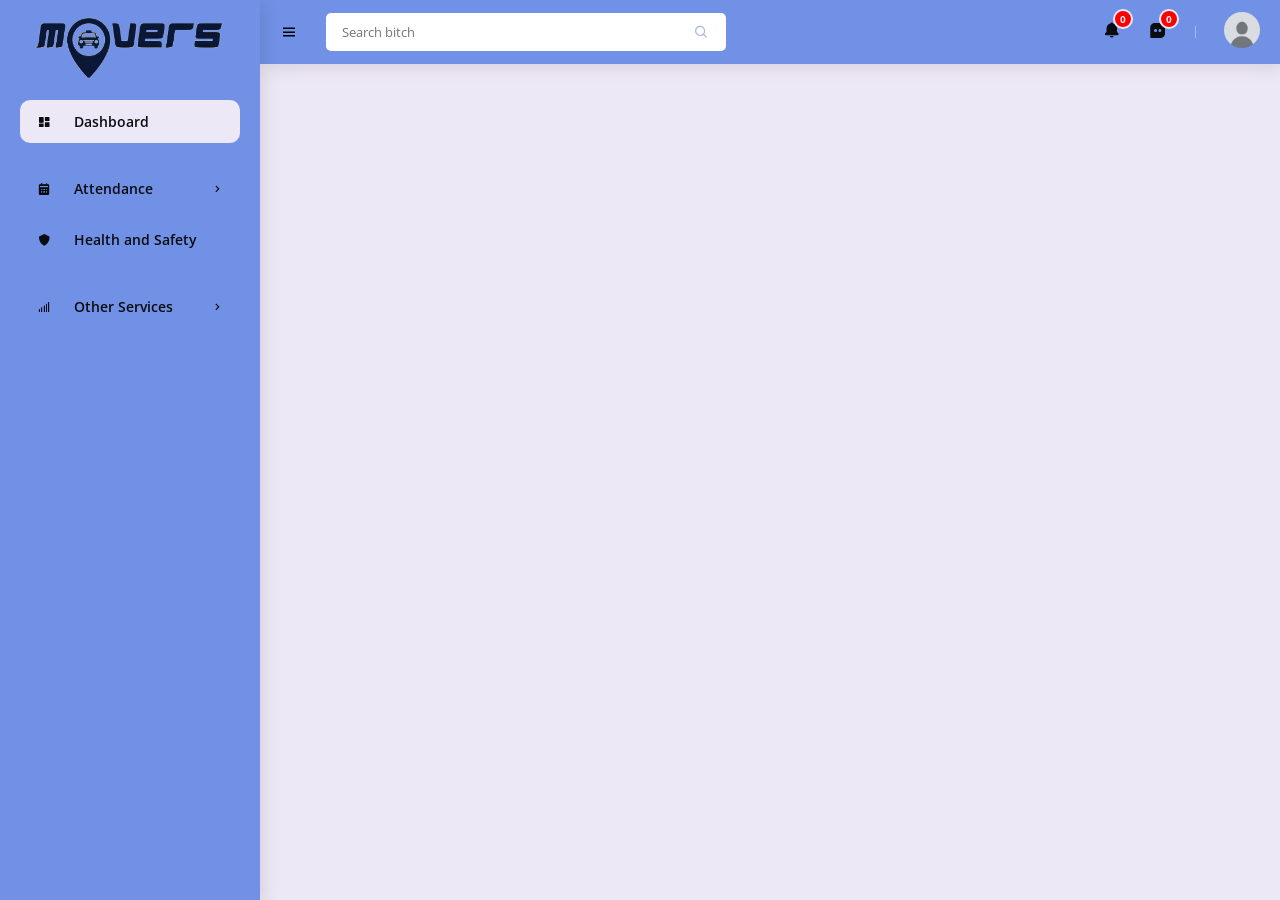
<file: h3dashboard.html>
<!DOCTYPE html>
<html lang="en">
<head>
    <meta charset="UTF-8">
    <meta name="viewport" content="width=device-width, initial-scale=1.0">
    <link href='https://unpkg.com/boxicons@2.1.4/css/boxicons.min.css' rel='stylesheet'>
    <link rel="stylesheet" href="h3style.css">
    <title>Dashboard</title>
</head>
<body>
    <!-- Sidebar -->
    <section id="h3sidebar">
         <a href="#" class="h3logo"><img src="images/logo.png" alt class="h3logo-img"></a>
        <ul class="h3side-menu">
            <li><a href="#" class="h3side-active"><i class='bx bxs-dashboard h3icon'></i> Dashboard</a></li>
            <li class="h3side-divider">Main</li> 
                <li>
                    <a href="#"><i class='bx bxs-calendar h3icon'></i> Attendance <i class='bx bx-chevron-right h3icon-right' ></i></a>
                    <ul class="h3side-dropdown">
                        <li><a href="#">Time IN/OUT</a></li>
                        <li><a href="#">Timesheet</a></li>
                        <li><a href="#">Leave Request</a></li>
                    </ul>
                </li> 
            <li><a href="#"><i class='bx bxs-shield h3icon' ></i> Health and Safety</a></li>
            <li class="h3side-divider">OTHER</li>
            <li>
                <a href="#"><i class='bx bx-signal-5 h3icon'></i> Other Services <i class='bx bx-chevron-right h3icon-right' ></i></a>
                <ul class="h3side-dropdown">
                    <li><a href="#">CORE</a></li>
                    <li><a href="#">HR1</a></li>
                    <li><a href="#">HR2</a></li>
                    <li><a href="#">HR3</a></li>
                    <li><a href="#">HR4</a></li>
                </ul>
            </li> 
        </ul>
    </section>
    <!-- Sidebar -->


    <!--NavBar-->
    <section id="h3content">
        <nav>
            <i class='bx bx-menu h3toggle-sidebar'></i>
            <form action="#">
                <div class="h3form-group">
                    <input type="text"  placeholder="Search bitch">
                    <i class='bx bx-search h3nav-icon' ></i>
                </div>
            </form>
            <a href="#" class="h3nav-link">
                <i class='bx bxs-bell h3nav-icon' ></i>
                <span class="h3badge">0</span>
            </a>
            <a href="#" class="h3nav-link">
                <i class='bx bxs-message-square-dots h3nav-icon' ></i>
                <span class="h3badge">0</span>
            </a>
            <span class="h3nav-divider"></span>
            <div class="h3profile">
                <img src="images/default profile pic.jpg" alt="">
                <ul class="h3profile-link">
                    <li><a href="#"><i class='bx bxs-user-circle h3profile-icon' > Profile</i></a></li>
                    <li><a href="#"><i class='bx bxs-cog h3profile-icon' > Settings</i></a></li>
                    <li><a href="#"><i class='bx bx-log-out h3profile-icon' > Logout</i></a></li>
                </ul>
            </div>
            </a>
        </nav>
    <!--NavBar-->
        
        <!--Main-->
        
        <!--Main-->
    </section>
    <!--NavBar-->
    <script src="h3script.js"></script>
</body>
</html>
</file>
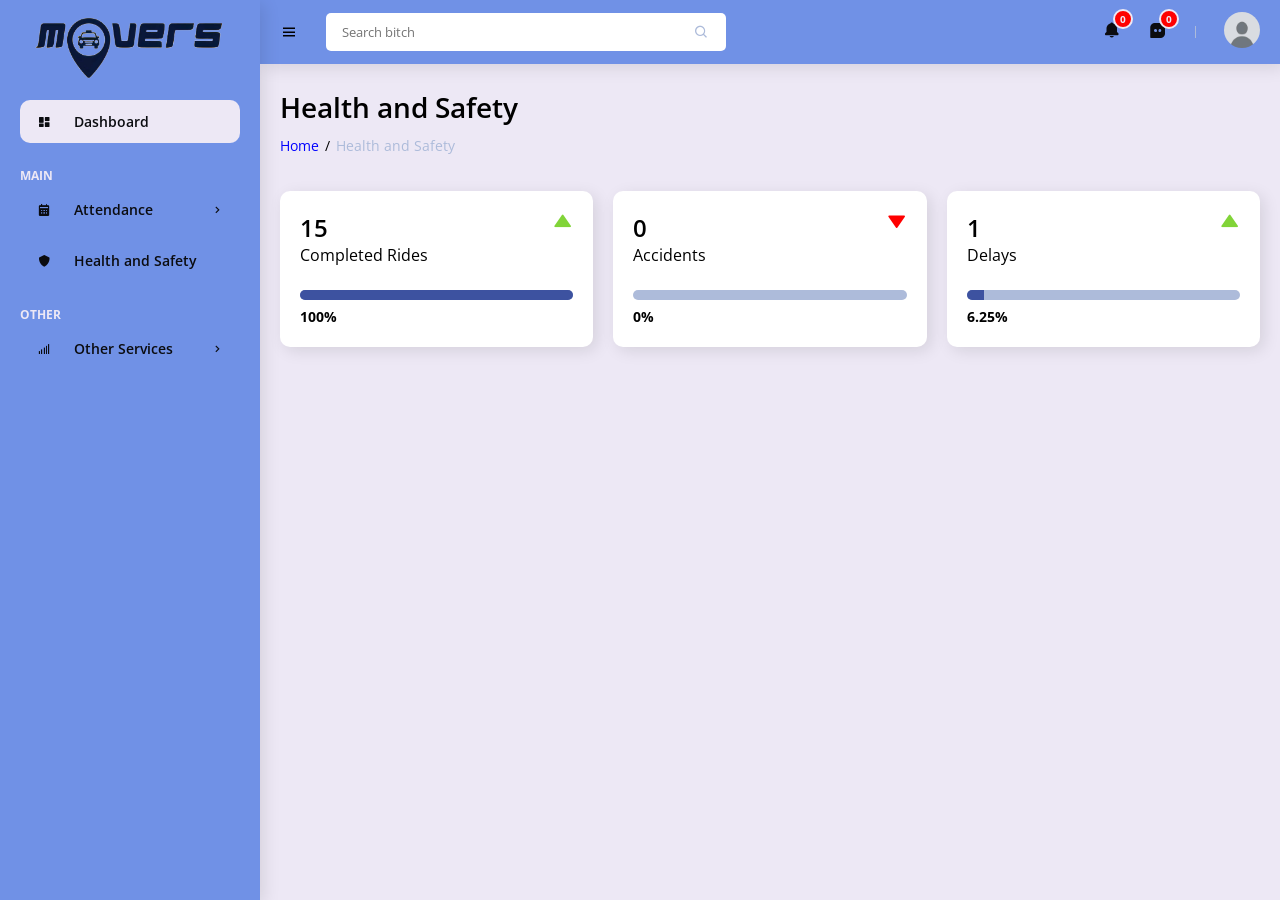
<file: h3healthAndSafety.html>
<!DOCTYPE html>
<html lang="en">
<head>
    <meta charset="UTF-8">
    <meta name="viewport" content="width=device-width, initial-scale=1.0">
    <link href='https://unpkg.com/boxicons@2.1.4/css/boxicons.min.css' rel='stylesheet'>
    <link rel="stylesheet" href="h3style.css">
    <title>Dashboard</title>
</head>
<body>
    <!-- Sidebar -->
    <section id="h3sidebar">
         <a href="h3dashboard.html" class="h3logo"><img src="images/logo.png" alt class="h3logo-img"></a>
        <ul class="h3side-menu">
            <li><a href="h3dashboard.html" class="h3side-active"><i class='bx bxs-dashboard h3icon'></i> Dashboard</a></li>
            <li class="h3side-divider" data-text="main">Main</li> 
                <li>
                    <a href="#"><i class='bx bxs-calendar h3icon'></i> Attendance <i class='bx bx-chevron-right h3icon-right' ></i></a>
                    <ul class="h3side-dropdown">
                        <li><a href="h3time.html">Time IN/OUT</a></li>
                        <li><a href="h3timesheet.html">Timesheet</a></li>
                        <li><a href="h3leaveReq.html">Leave Request</a></li>
                    </ul>
                </li> 
            <li><a href="h3healthAndSafety.html"><i class='bx bxs-shield h3icon' ></i> Health and Safety</a></li>
            <li class="h3side-divider" data-text="other">OTHER</li>
            <li>
                <a href="#"><i class='bx bx-signal-5 h3icon'></i> Other Services <i class='bx bx-chevron-right h3icon-right' ></i></a>
                <ul class="h3side-dropdown">
                    <li><a href="#">CORE</a></li>
                    <li><a href="#">HR1</a></li>
                    <li><a href="#">HR2</a></li>
                    <li><a href="#">HR3</a></li>
                    <li><a href="#">HR4</a></li>
                </ul>
            </li> 
        </ul>
    </section>
    <!-- Sidebar -->


    <!--NavBar-->
    <section id="h3content">
        <nav>
            <i class='bx bx-menu h3toggle-sidebar'></i>
            <form action="#">
                <div class="h3form-group">
                    <input type="text"  placeholder="Search bitch">
                    <i class='bx bx-search h3nav-icon' ></i>
                </div>
            </form>
            <a href="h3notification.html" class="h3nav-link">
                <i class='bx bxs-bell h3nav-icon' ></i>
                <span class="h3badge">0</span>
            </a>
            <a href="#" class="h3nav-link">
                <i class='bx bxs-message-square-dots h3nav-icon' ></i>
                <span class="h3badge">0</span>
            </a>
            <span class="h3nav-divider"></span>
            <div class="h3profile">
                <img src="images/default profile pic.jpg" alt="">
                <ul class="h3profile-link">
                    <li><a href="h3profile.html"><i class='bx bxs-user-circle h3profile-icon' > Profile</i></a></li>
                    <li><a href="h3settings.html"><i class='bx bxs-cog h3profile-icon' > Settings</i></a></li>
                    <li><a href="h3login.html"><i class='bx bx-log-out h3profile-icon' > Logout</i></a></li>
                </ul>
            </div>
            </a>
        </nav>
    <!--NavBar-->
        
        <!--Main-->
    <main>
        <h1 class="h3title">Health and Safety</h1>
        <ul class="h3breadcrumbs">
            <li><a href="h3dashboard.html">Home</a></li>
            <li class="h3divider">/</a></li>
            <li><a href="h3healthAndSafety.html" class="h3active">Health and Safety</a></li>
        </ul>
        <!--------Info Data---------->
        <div class="h3info-data">
            <div class="h3card">
                <div class="h3head">
                    <div>
                        <h2>15</h2>
                        <p>Completed Rides</p>
                    </div>
                    <i class='bx bxs-up-arrow bx-flashing bx-flip-horizontal h3icon' ></i>
                </div>
                <span class="h3progress" data-value="100%"></span>
                <span class="label">100%</span>
            </div>
            <div class="h3card">
                <div class="h3head">
                    <div>
                        <h2>0</h2>
                        <p>Accidents</p>
                    </div>
                    <i class='bx bxs-down-arrow bx-flashing bx-flip-horizontal h3icon down' ></i>
                </div>
                <span class="h3progress" data-value="0%"></span>
                <span class="label">0%</span>
            </div>
            <div class="h3card">
                <div class="h3head">
                    <div>
                        <h2>1</h2>
                        <p>Delays</p>
                    </div>
                    <i class='bx bxs-up-arrow bx-flashing bx-flip-horizontal h3icon' ></i>
                </div>
                <span class="h3progress" data-value="6.25%"></span>
                <span class="label">6.25%</span>
            </div>
        </div>
        <!--------Info Data---------->

        <!--------Chart---------->
        <div class="h3data">
            
        </div>
        <!--------Chart---------->
        
    </main>
        <!--Main-->
    </section>
    <!--NavBar-->
    <script src="h3script.js"></script>
    <script src="h3health.js"></script>
</body>
</html>
</file>
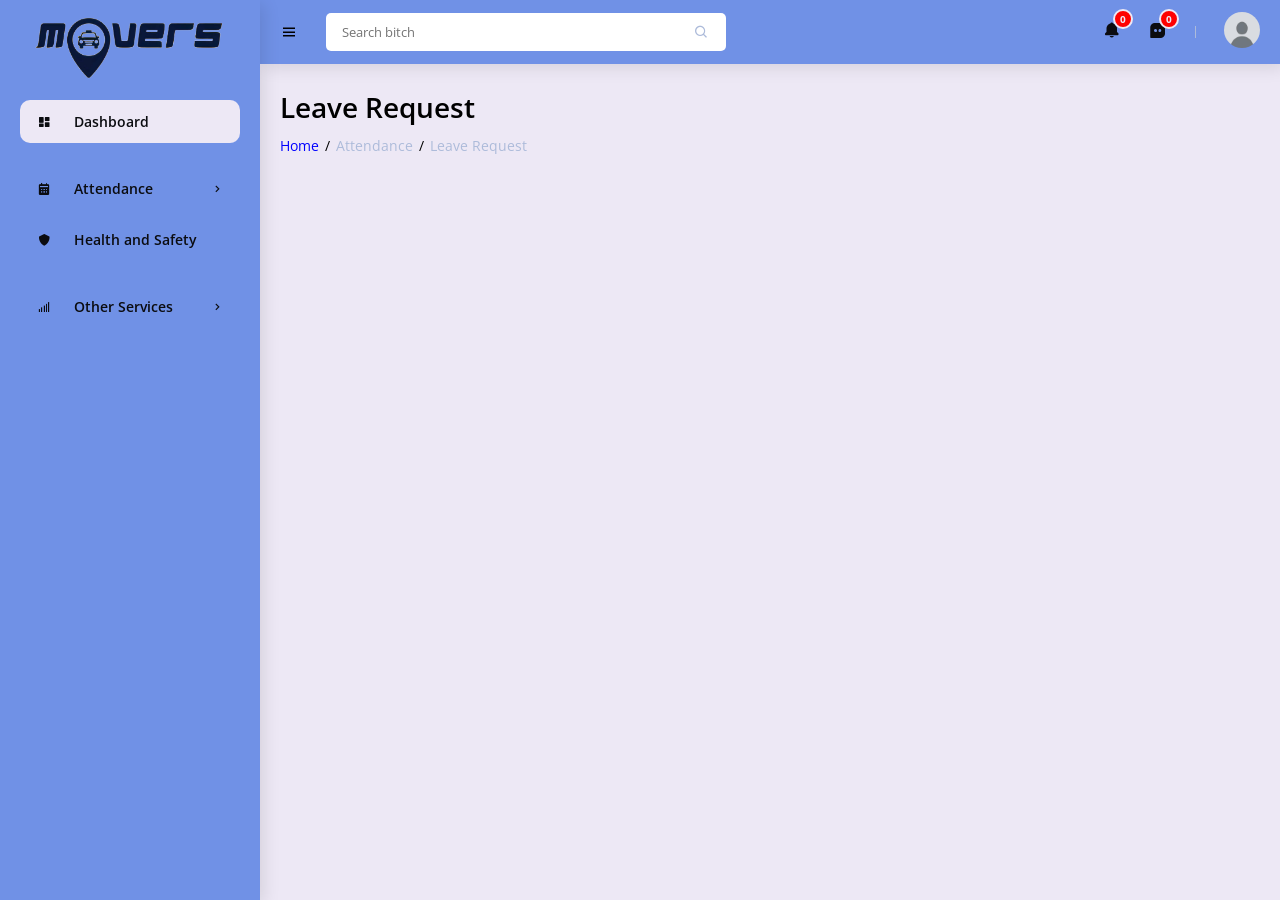
<file: h3leaveReq.html>
<!DOCTYPE html>
<html lang="en">
<head>
    <meta charset="UTF-8">
    <meta name="viewport" content="width=device-width, initial-scale=1.0">
    <link href='https://unpkg.com/boxicons@2.1.4/css/boxicons.min.css' rel='stylesheet'>
    <link rel="stylesheet" href="h3style.css">
    <title>Dashboard</title>
</head>
<body>
    <!-- Sidebar -->
    <section id="h3sidebar">
         <a href="h3dashboard.html" class="h3logo"><img src="images/logo.png" alt class="h3logo-img"></a>
        <ul class="h3side-menu">
            <li><a href="h3dashboard.html" class="h3side-active"><i class='bx bxs-dashboard h3icon'></i> Dashboard</a></li>
            <li class="h3side-divider">Main</li> 
                <li>
                    <a href="#"><i class='bx bxs-calendar h3icon'></i> Attendance <i class='bx bx-chevron-right h3icon-right' ></i></a>
                    <ul class="h3side-dropdown">
                        <li><a href="h3time.html">Time IN/OUT</a></li>
                        <li><a href="h3timesheet.html">Timesheet</a></li>
                        <li><a href="h3leaveReq.html">Leave Request</a></li>
                    </ul>
                </li> 
            <li><a href="h3healthAndSafety.html"><i class='bx bxs-shield h3icon' ></i> Health and Safety</a></li>
            <li class="h3side-divider">OTHER</li>
            <li>
                <a href="#"><i class='bx bx-signal-5 h3icon'></i> Other Services <i class='bx bx-chevron-right h3icon-right' ></i></a>
                <ul class="h3side-dropdown">
                    <li><a href="#">CORE</a></li>
                    <li><a href="#">HR1</a></li>
                    <li><a href="#">HR2</a></li>
                    <li><a href="#">HR3</a></li>
                    <li><a href="#">HR4</a></li>
                </ul>
            </li> 
        </ul>
    </section>
    <!-- Sidebar -->


    <!--NavBar-->
    <section id="h3content">
        <nav>
            <i class='bx bx-menu h3toggle-sidebar'></i>
            <form action="#">
                <div class="h3form-group">
                    <input type="text"  placeholder="Search bitch">
                    <i class='bx bx-search h3nav-icon' ></i>
                </div>
            </form>
            <a href="h3notification.html" class="h3nav-link">
                <i class='bx bxs-bell h3nav-icon' ></i>
                <span class="h3badge">0</span>
            </a>
            <a href="#" class="h3nav-link">
                <i class='bx bxs-message-square-dots h3nav-icon' ></i>
                <span class="h3badge">0</span>
            </a>
            <span class="h3nav-divider"></span>
            <div class="h3profile">
                <img src="images/default profile pic.jpg" alt="">
                <ul class="h3profile-link">
                    <li><a href="h3profile.html"><i class='bx bxs-user-circle h3profile-icon' > Profile</i></a></li>
                    <li><a href="h3settings.html"><i class='bx bxs-cog h3profile-icon' > Settings</i></a></li>
                    <li><a href="h3login.html"><i class='bx bx-log-out h3profile-icon' > Logout</i></a></li>
                </ul>
            </div>
            </a>
        </nav>
    <!--NavBar-->
        
        <!--Main-->
    <main>
        <h1 class="h3title">Leave Request</h1>
        <ul class="h3breadcrumbs">
            <li><a href="h3dashboard.html">Home</a></li>
            <li class="h3divider">/</a></li>
            <li><a href="#" class="h3active">Attendance</a></li>
            <li class="h3divider">/</a></li>
            <li><a href="h3leaveReq.html" class="h3active">Leave Request</a></li>
        </ul>
    </main>
        <!--Main-->
    </section>
    <!--NavBar-->
    <script src="h3script.js"></script>
</body>
</html>
</file>
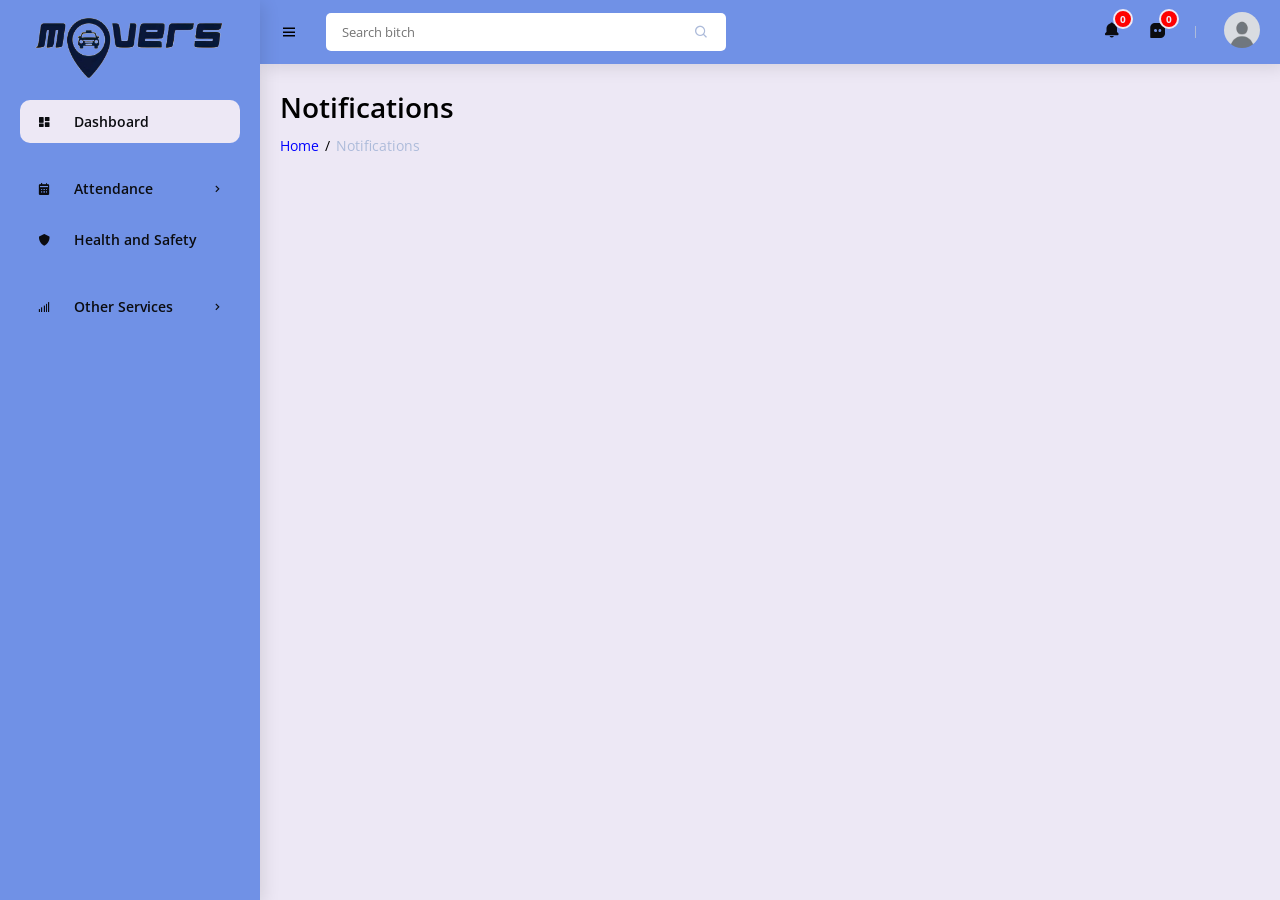
<file: h3notification.html>
<!DOCTYPE html>
<html lang="en">
<head>
    <meta charset="UTF-8">
    <meta name="viewport" content="width=device-width, initial-scale=1.0">
    <link href='https://unpkg.com/boxicons@2.1.4/css/boxicons.min.css' rel='stylesheet'>
    <link rel="stylesheet" href="h3style.css">
    <title>Dashboard</title>
</head>
<body>
    <!-- Sidebar -->
    <section id="h3sidebar">
         <a href="h3dashboard.html" class="h3logo"><img src="images/logo.png" alt class="h3logo-img"></a>
        <ul class="h3side-menu">
            <li><a href="h3dashboard.html" class="h3side-active"><i class='bx bxs-dashboard h3icon'></i> Dashboard</a></li>
            <li class="h3side-divider">Main</li> 
                <li>
                    <a href="#"><i class='bx bxs-calendar h3icon'></i> Attendance <i class='bx bx-chevron-right h3icon-right' ></i></a>
                    <ul class="h3side-dropdown">
                        <li><a href="h3time.html">Time IN/OUT</a></li>
                        <li><a href="h3timesheet.html">Timesheet</a></li>
                        <li><a href="h3leaveReq.html">Leave Request</a></li>
                    </ul>
                </li> 
            <li><a href="h3healthAndSafety.html"><i class='bx bxs-shield h3icon' ></i> Health and Safety</a></li>
            <li class="h3side-divider">OTHER</li>
            <li>
                <a href="#"><i class='bx bx-signal-5 h3icon'></i> Other Services <i class='bx bx-chevron-right h3icon-right' ></i></a>
                <ul class="h3side-dropdown">
                    <li><a href="#">CORE</a></li>
                    <li><a href="#">HR1</a></li>
                    <li><a href="#">HR2</a></li>
                    <li><a href="#">HR3</a></li>
                    <li><a href="#">HR4</a></li>
                </ul>
            </li> 
        </ul>
    </section>
    <!-- Sidebar -->


    <!--NavBar-->
    <section id="h3content">
        <nav>
            <i class='bx bx-menu h3toggle-sidebar'></i>
            <form action="#">
                <div class="h3form-group">
                    <input type="text"  placeholder="Search bitch">
                    <i class='bx bx-search h3nav-icon' ></i>
                </div>
            </form>
            <a href="h3notification.html" class="h3nav-link">
                <i class='bx bxs-bell h3nav-icon' ></i>
                <span class="h3badge">0</span>
            </a>
            <a href="#" class="h3nav-link">
                <i class='bx bxs-message-square-dots h3nav-icon' ></i>
                <span class="h3badge">0</span>
            </a>
            <span class="h3nav-divider"></span>
            <div class="h3profile">
                <img src="images/default profile pic.jpg" alt="">
                <ul class="h3profile-link">
                    <li><a href="h3profile.html"><i class='bx bxs-user-circle h3profile-icon' > Profile</i></a></li>
                    <li><a href="h3settings.html"><i class='bx bxs-cog h3profile-icon' > Settings</i></a></li>
                    <li><a href="h3login.html"><i class='bx bx-log-out h3profile-icon' > Logout</i></a></li>
                </ul>
            </div>
            </a>
        </nav>
    <!--NavBar-->
        
        <!--Main-->
    <main>
        <h1 class="h3title">Notifications</h1>
        <ul class="h3breadcrumbs">
            <li><a href="h3dashboard.html">Home</a></li>
            <li class="h3divider">/</a></li>
            <li><a href="h3notification.html" class="h3active">Notifications</a></li>
        </ul>
    </main>
        <!--Main-->
    </section>
    <!--NavBar-->
    <script src="h3script.js"></script>
</body>
</html>
</file>
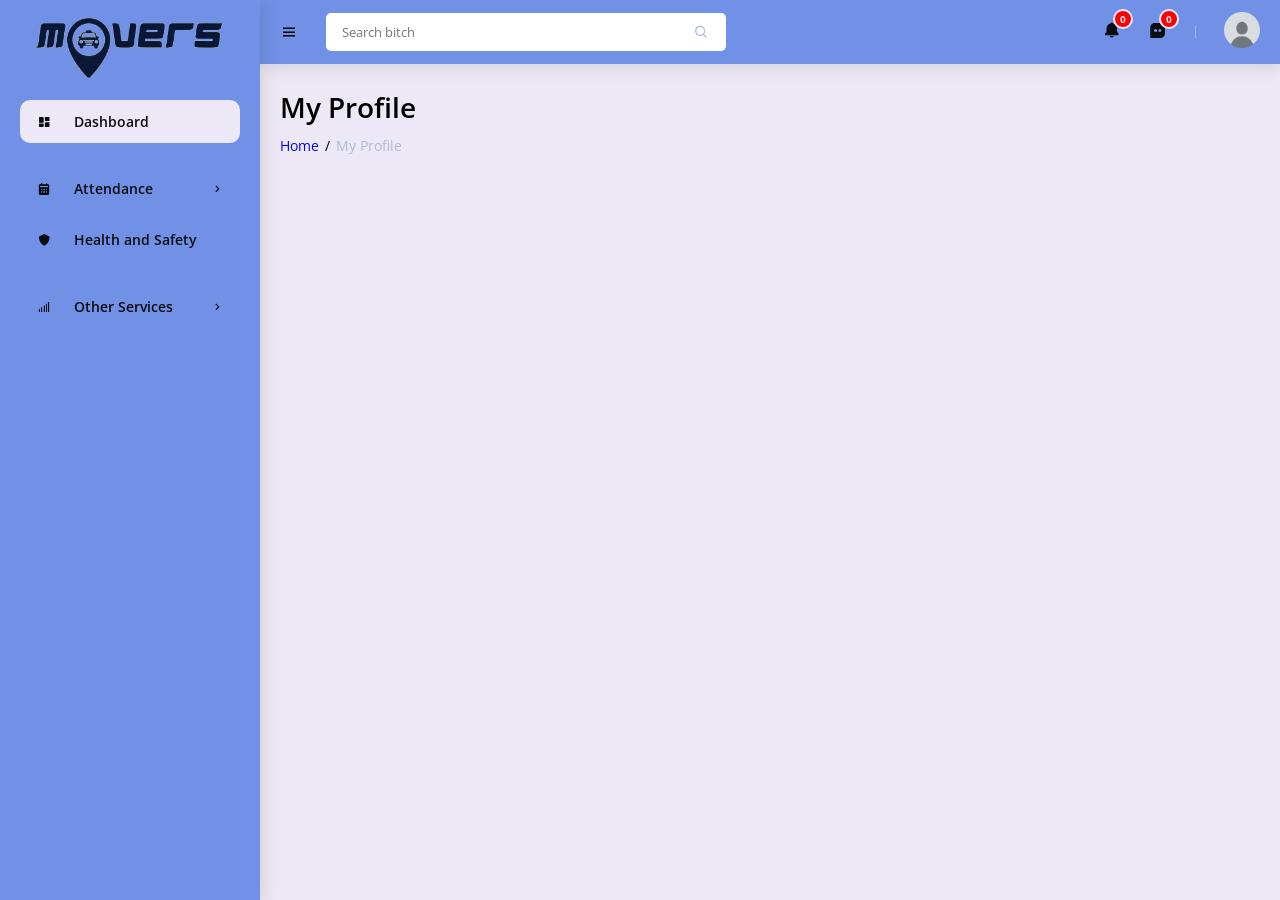
<file: h3profile.html>
<!DOCTYPE html>
<html lang="en">
<head>
    <meta charset="UTF-8">
    <meta name="viewport" content="width=device-width, initial-scale=1.0">
    <link href='https://unpkg.com/boxicons@2.1.4/css/boxicons.min.css' rel='stylesheet'>
    <link rel="stylesheet" href="h3style.css">
    <title>Dashboard</title>
</head>
<body>
    <!-- Sidebar -->
    <section id="h3sidebar">
         <a href="h3dashboard.html" class="h3logo"><img src="images/logo.png" alt class="h3logo-img"></a>
        <ul class="h3side-menu">
            <li><a href="h3dashboard.html" class="h3side-active"><i class='bx bxs-dashboard h3icon'></i> Dashboard</a></li>
            <li class="h3side-divider">Main</li> 
                <li>
                    <a href="#"><i class='bx bxs-calendar h3icon'></i> Attendance <i class='bx bx-chevron-right h3icon-right' ></i></a>
                    <ul class="h3side-dropdown">
                        <li><a href="h3time.html">Time IN/OUT</a></li>
                        <li><a href="h3timesheet.html">Timesheet</a></li>
                        <li><a href="h3leaveReq.html">Leave Request</a></li>
                    </ul>
                </li> 
            <li><a href="h3healthAndSafety.html"><i class='bx bxs-shield h3icon' ></i> Health and Safety</a></li>
            <li class="h3side-divider">OTHER</li>
            <li>
                <a href="#"><i class='bx bx-signal-5 h3icon'></i> Other Services <i class='bx bx-chevron-right h3icon-right' ></i></a>
                <ul class="h3side-dropdown">
                    <li><a href="#">CORE</a></li>
                    <li><a href="#">HR1</a></li>
                    <li><a href="#">HR2</a></li>
                    <li><a href="#">HR3</a></li>
                    <li><a href="#">HR4</a></li>
                </ul>
            </li> 
        </ul>
    </section>
    <!-- Sidebar -->


    <!--NavBar-->
    <section id="h3content">
        <nav>
            <i class='bx bx-menu h3toggle-sidebar'></i>
            <form action="#">
                <div class="h3form-group">
                    <input type="text"  placeholder="Search bitch">
                    <i class='bx bx-search h3nav-icon' ></i>
                </div>
            </form>
            <a href="h3notification.html" class="h3nav-link">
                <i class='bx bxs-bell h3nav-icon' ></i>
                <span class="h3badge">0</span>
            </a>
            <a href="#" class="h3nav-link">
                <i class='bx bxs-message-square-dots h3nav-icon' ></i>
                <span class="h3badge">0</span>
            </a>
            <span class="h3nav-divider"></span>
            <div class="h3profile">
                <img src="images/default profile pic.jpg" alt="">
                <ul class="h3profile-link">
                    <li><a href="h3profile.html"><i class='bx bxs-user-circle h3profile-icon' > Profile</i></a></li>
                    <li><a href="h3settings.html"><i class='bx bxs-cog h3profile-icon' > Settings</i></a></li>
                    <li><a href="h3login.html"><i class='bx bx-log-out h3profile-icon' > Logout</i></a></li>
                </ul>
            </div>
            </a>
        </nav>
    <!--NavBar-->
        
        <!--Main-->
    <main>
        <h1 class="h3title">My Profile</h1>
        <ul class="h3breadcrumbs">
            <li><a href="h3dashboard.html">Home</a></li>
            <li class="h3divider">/</a></li>
            <li><a href="h3profile.html" class="h3active">My Profile</a></li>
        </ul>
    </main>
        <!--Main-->
    </section>
    <!--NavBar-->
    <script src="h3script.js"></script>
</body>
</html>
</file>
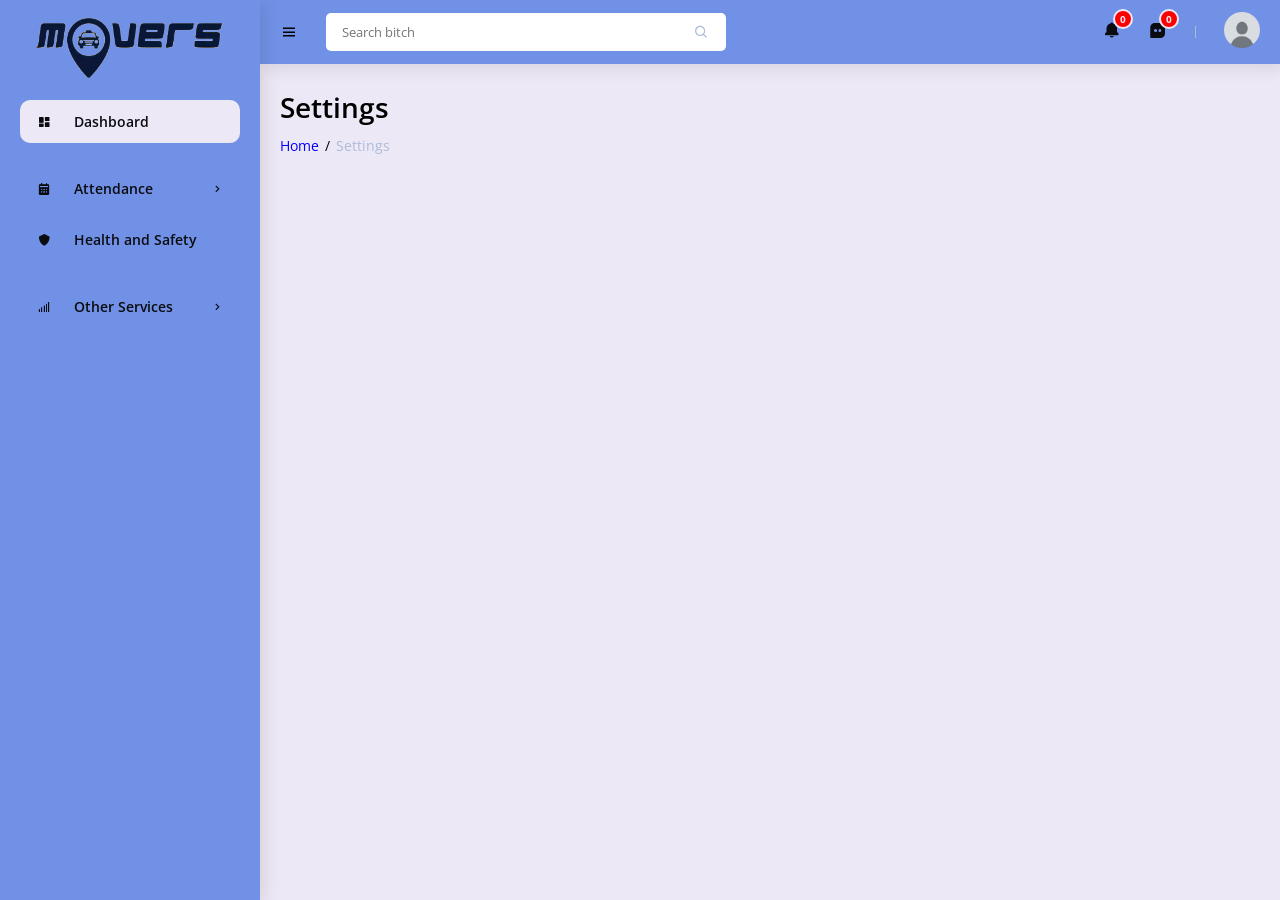
<file: h3settings.html>
<!DOCTYPE html>
<html lang="en">
<head>
    <meta charset="UTF-8">
    <meta name="viewport" content="width=device-width, initial-scale=1.0">
    <link href='https://unpkg.com/boxicons@2.1.4/css/boxicons.min.css' rel='stylesheet'>
    <link rel="stylesheet" href="h3style.css">
    <title>Dashboard</title>
</head>
<body>
    <!-- Sidebar -->
    <section id="h3sidebar">
         <a href="h3dashboard.html" class="h3logo"><img src="images/logo.png" alt class="h3logo-img"></a>
        <ul class="h3side-menu">
            <li><a href="h3dashboard.html" class="h3side-active"><i class='bx bxs-dashboard h3icon'></i> Dashboard</a></li>
            <li class="h3side-divider">Main</li> 
                <li>
                    <a href="#"><i class='bx bxs-calendar h3icon'></i> Attendance <i class='bx bx-chevron-right h3icon-right' ></i></a>
                    <ul class="h3side-dropdown">
                        <li><a href="h3time.html">Time IN/OUT</a></li>
                        <li><a href="h3timesheet.html">Timesheet</a></li>
                        <li><a href="h3leaveReq.html">Leave Request</a></li>
                    </ul>
                </li> 
            <li><a href="h3healthAndSafety.html"><i class='bx bxs-shield h3icon' ></i> Health and Safety</a></li>
            <li class="h3side-divider">OTHER</li>
            <li>
                <a href="#"><i class='bx bx-signal-5 h3icon'></i> Other Services <i class='bx bx-chevron-right h3icon-right' ></i></a>
                <ul class="h3side-dropdown">
                    <li><a href="#">CORE</a></li>
                    <li><a href="#">HR1</a></li>
                    <li><a href="#">HR2</a></li>
                    <li><a href="#">HR3</a></li>
                    <li><a href="#">HR4</a></li>
                </ul>
            </li> 
        </ul>
    </section>
    <!-- Sidebar -->


    <!--NavBar-->
    <section id="h3content">
        <nav>
            <i class='bx bx-menu h3toggle-sidebar'></i>
            <form action="#">
                <div class="h3form-group">
                    <input type="text"  placeholder="Search bitch">
                    <i class='bx bx-search h3nav-icon' ></i>
                </div>
            </form>
            <a href="h3notification.html" class="h3nav-link">
                <i class='bx bxs-bell h3nav-icon' ></i>
                <span class="h3badge">0</span>
            </a>
            <a href="#" class="h3nav-link">
                <i class='bx bxs-message-square-dots h3nav-icon' ></i>
                <span class="h3badge">0</span>
            </a>
            <span class="h3nav-divider"></span>
            <div class="h3profile">
                <img src="images/default profile pic.jpg" alt="">
                <ul class="h3profile-link">
                    <li><a href="h3profile.html"><i class='bx bxs-user-circle h3profile-icon' > Profile</i></a></li>
                    <li><a href="h3settings.html"><i class='bx bxs-cog h3profile-icon' > Settings</i></a></li>
                    <li><a href="h3login.html"><i class='bx bx-log-out h3profile-icon' > Logout</i></a></li>
                </ul>
            </div>
            </a>
        </nav>
    <!--NavBar-->
        
        <!--Main-->
    <main>
        <h1 class="h3title">Settings</h1>
        <ul class="h3breadcrumbs">
            <li><a href="h3dashboard.html">Home</a></li>
            <li class="h3divider">/</a></li>
            <li><a href="h3settings.html" class="h3active">Settings</a></li>
        </ul>
    </main>
        <!--Main-->
    </section>
    <!--NavBar-->
    <script src="h3script.js"></script>
</body>
</html>
</file>
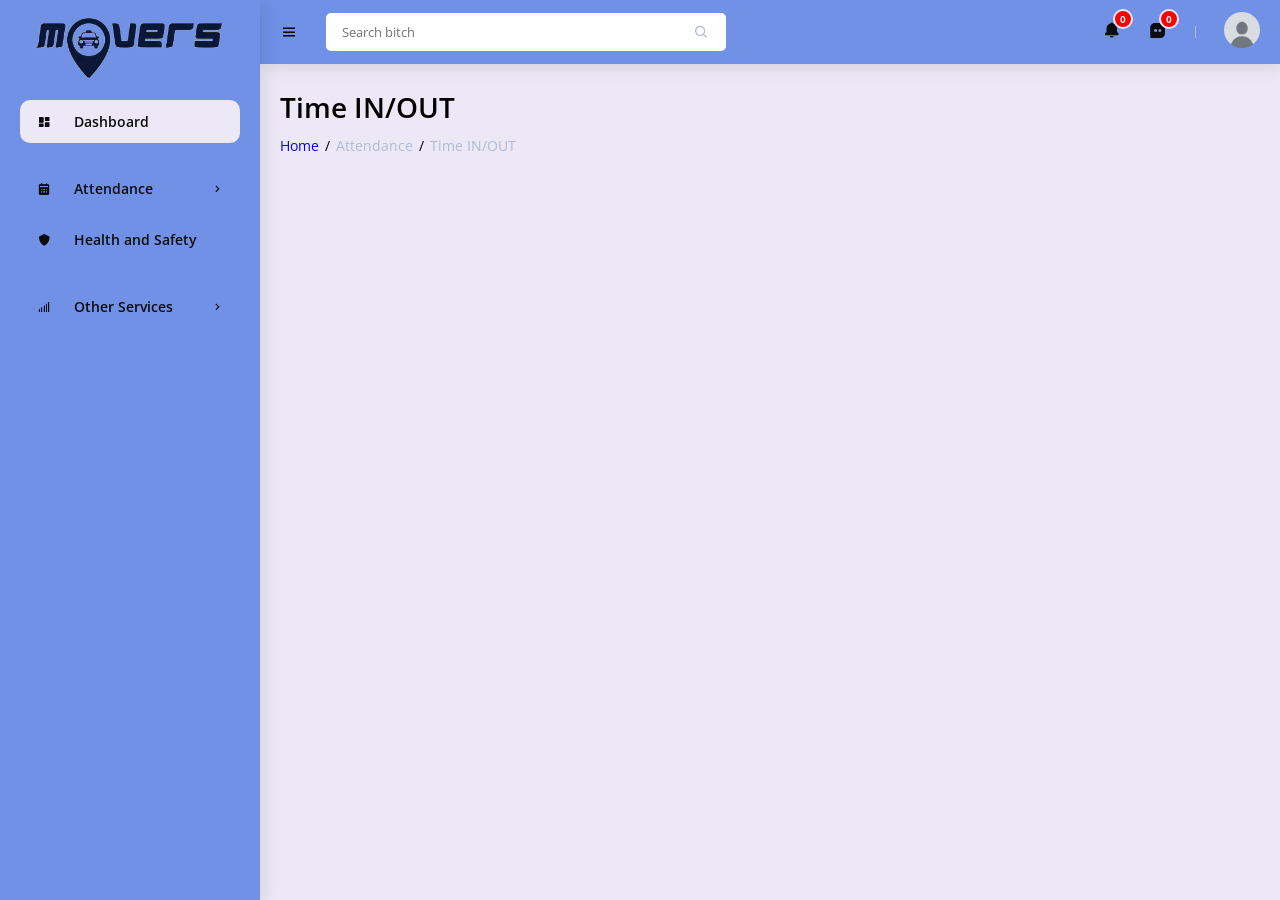
<file: h3time.html>
<!DOCTYPE html>
<html lang="en">
<head>
    <meta charset="UTF-8">
    <meta name="viewport" content="width=device-width, initial-scale=1.0">
    <link href='https://unpkg.com/boxicons@2.1.4/css/boxicons.min.css' rel='stylesheet'>
    <link rel="stylesheet" href="h3style.css">
    <title>Dashboard</title>
</head>
<body>
    <!-- Sidebar -->
    <section id="h3sidebar">
         <a href="h3dashboard.html" class="h3logo"><img src="images/logo.png" alt class="h3logo-img"></a>
        <ul class="h3side-menu">
            <li><a href="h3dashboard.html" class="h3side-active"><i class='bx bxs-dashboard h3icon'></i> Dashboard</a></li>
            <li class="h3side-divider">Main</li> 
                <li>
                    <a href="#"><i class='bx bxs-calendar h3icon'></i> Attendance <i class='bx bx-chevron-right h3icon-right' ></i></a>
                    <ul class="h3side-dropdown">
                        <li><a href="h3time.html">Time IN/OUT</a></li>
                        <li><a href="h3timesheet.html">Timesheet</a></li>
                        <li><a href="h3leaveReq.html">Leave Request</a></li>
                    </ul>
                </li> 
            <li><a href="h3healthAndSafety.html"><i class='bx bxs-shield h3icon' ></i> Health and Safety</a></li>
            <li class="h3side-divider">OTHER</li>
            <li>
                <a href="#"><i class='bx bx-signal-5 h3icon'></i> Other Services <i class='bx bx-chevron-right h3icon-right' ></i></a>
                <ul class="h3side-dropdown">
                    <li><a href="#">CORE</a></li>
                    <li><a href="#">HR1</a></li>
                    <li><a href="#">HR2</a></li>
                    <li><a href="#">HR3</a></li>
                    <li><a href="#">HR4</a></li>
                </ul>
            </li> 
        </ul>
    </section>
    <!-- Sidebar -->


    <!--NavBar-->
    <section id="h3content">
        <nav>
            <i class='bx bx-menu h3toggle-sidebar'></i>
            <form action="#">
                <div class="h3form-group">
                    <input type="text"  placeholder="Search bitch">
                    <i class='bx bx-search h3nav-icon' ></i>
                </div>
            </form>
            <a href="h3notification.html" class="h3nav-link">
                <i class='bx bxs-bell h3nav-icon' ></i>
                <span class="h3badge">0</span>
            </a>
            <a href="#" class="h3nav-link">
                <i class='bx bxs-message-square-dots h3nav-icon' ></i>
                <span class="h3badge">0</span>
            </a>
            <span class="h3nav-divider"></span>
            <div class="h3profile">
                <img src="images/default profile pic.jpg" alt="">
                <ul class="h3profile-link">
                    <li><a href="h3profile.html"><i class='bx bxs-user-circle h3profile-icon' > Profile</i></a></li>
                    <li><a href="h3settings.html"><i class='bx bxs-cog h3profile-icon' > Settings</i></a></li>
                    <li><a href="h3login.html"><i class='bx bx-log-out h3profile-icon' > Logout</i></a></li>
                </ul>
            </div>
            </a>
        </nav>
    <!--NavBar-->
        
        <!--Main-->
    <main>
        <h1 class="h3title">Time IN/OUT</h1>
        <ul class="h3breadcrumbs">
            <li><a href="h3dashboard.html">Home</a></li>
            <li class="h3divider">/</a></li>
            <li><a href="#" class="h3active">Attendance</a></li>
            <li class="h3divider">/</a></li>
            <li><a href="h3time.html" class="h3active">Time IN/OUT</a></li>
        </ul>
    </main>
        <!--Main-->
    </section>
    <!--NavBar-->
    <script src="h3script.js"></script>
</body>
</html>
</file>
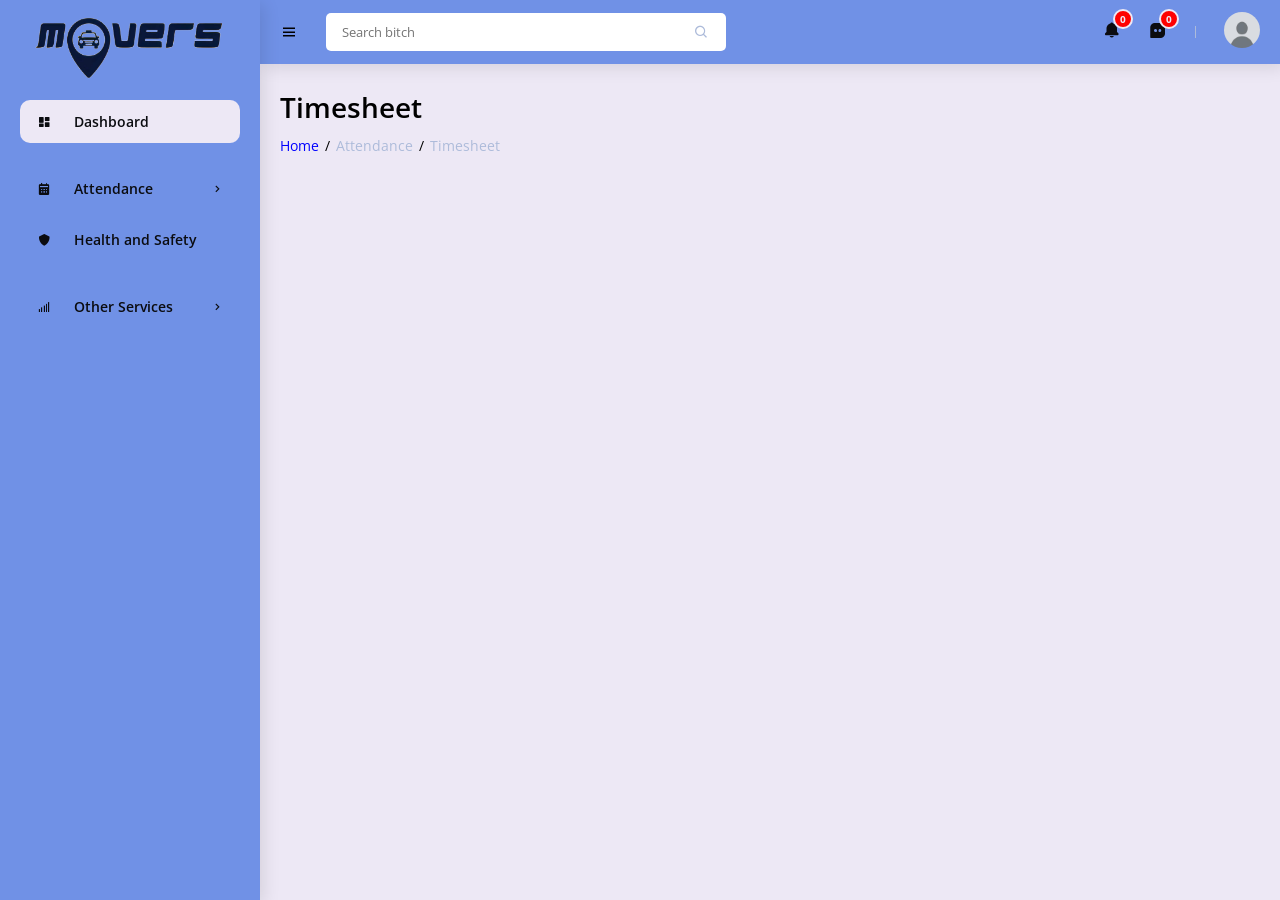
<file: h3timesheet.html>
<!DOCTYPE html>
<html lang="en">
<head>
    <meta charset="UTF-8">
    <meta name="viewport" content="width=device-width, initial-scale=1.0">
    <link href='https://unpkg.com/boxicons@2.1.4/css/boxicons.min.css' rel='stylesheet'>
    <link rel="stylesheet" href="h3style.css">
    <title>Dashboard</title>
</head>
<body>
    <!-- Sidebar -->
    <section id="h3sidebar">
         <a href="h3dashboard.html" class="h3logo"><img src="images/logo.png" alt class="h3logo-img"></a>
        <ul class="h3side-menu">
            <li><a href="h3dashboard.html" class="h3side-active"><i class='bx bxs-dashboard h3icon'></i> Dashboard</a></li>
            <li class="h3side-divider">Main</li> 
                <li>
                    <a href="#"><i class='bx bxs-calendar h3icon'></i> Attendance <i class='bx bx-chevron-right h3icon-right' ></i></a>
                    <ul class="h3side-dropdown">
                        <li><a href="h3time.html">Time IN/OUT</a></li>
                        <li><a href="h3timesheet.html">Timesheet</a></li>
                        <li><a href="h3leaveReq.html">Leave Request</a></li>
                    </ul>
                </li> 
            <li><a href="h3healthAndSafety.html"><i class='bx bxs-shield h3icon' ></i> Health and Safety</a></li>
            <li class="h3side-divider">OTHER</li>
            <li>
                <a href="#"><i class='bx bx-signal-5 h3icon'></i> Other Services <i class='bx bx-chevron-right h3icon-right' ></i></a>
                <ul class="h3side-dropdown">
                    <li><a href="#">CORE</a></li>
                    <li><a href="#">HR1</a></li>
                    <li><a href="#">HR2</a></li>
                    <li><a href="#">HR3</a></li>
                    <li><a href="#">HR4</a></li>
                </ul>
            </li> 
        </ul>
    </section>
    <!-- Sidebar -->


    <!--NavBar-->
    <section id="h3content">
        <nav>
            <i class='bx bx-menu h3toggle-sidebar'></i>
            <form action="#">
                <div class="h3form-group">
                    <input type="text"  placeholder="Search bitch">
                    <i class='bx bx-search h3nav-icon' ></i>
                </div>
            </form>
            <a href="h3notification.html" class="h3nav-link">
                <i class='bx bxs-bell h3nav-icon' ></i>
                <span class="h3badge">0</span>
            </a>
            <a href="#" class="h3nav-link">
                <i class='bx bxs-message-square-dots h3nav-icon' ></i>
                <span class="h3badge">0</span>
            </a>
            <span class="h3nav-divider"></span>
            <div class="h3profile">
                <img src="images/default profile pic.jpg" alt="">
                <ul class="h3profile-link">
                    <li><a href="h3profile.html"><i class='bx bxs-user-circle h3profile-icon' > Profile</i></a></li>
                    <li><a href="h3settings.html"><i class='bx bxs-cog h3profile-icon' > Settings</i></a></li>
                    <li><a href="h3login.html"><i class='bx bx-log-out h3profile-icon' > Logout</i></a></li>
                </ul>
            </div>
            </a>
        </nav>
    <!--NavBar-->
        
        <!--Main-->
    <main>
        <h1 class="h3title">Timesheet</h1>
        <ul class="h3breadcrumbs">
            <li><a href="h3dashboard.html">Home</a></li>
            <li class="h3divider">/</a></li>
            <li><a href="#" class="h3active">Attendance</a></li>
            <li class="h3divider">/</a></li>
            <li><a href="h3timesheet.html" class="h3active">Timesheet</a></li>
        </ul>
    </main>
        <!--Main-->
    </section>
    <!--NavBar-->
    <script src="h3script.js"></script>
</body>
</html>
</file>
<file: h3style.css>
@import url('https://fonts.googleapis.com/css2?family=Open+Sans:ital,wght@0,300..800;1,300..800&display=swap');

* {
    font-family: 'Open Sans', sans-serif;
    margin: 0;
    padding: 0;
    box-sizing: border-box;
}

:root {
    --dark-blue: #3D52A0;
    --light-blue: #7091e6;
    --dark-grey: #8697c4;
    --grey: #adbbda;
    --light-grey: #ede8f5;

    --blue: #0000FF;
    --white: #fff;
    --red: #ff0000;
    --green: #81d438;

    --black: #0b0c10;
    --light-black: #1f2833;
    --grey2: #c5c6c7;
    --light-sky: #66fcf1;
    --dark-sky: #45a29e;
}

html {
    overflow-x: hidden;
}

body {
    background: var(--light-grey);
}

a {
    text-decoration: none;
}

li {
    list-style: none;
}




/* sidebar */
#h3sidebar {
    position: fixed;
    max-width: 260px;
    width: 100%;
    background: var(--light-blue);
    top: 0;
    left: 0;
    height: 100%;
    font-weight: 600;
    overflow-y: auto;
    scrollbar-width: none;
    box-shadow: 4px 4px 16px rgba(0, 0, 0, 0.1);
    transition: all 0.3s ease;
    z-index: 200;
}

#h3sidebar.hide {
    max-width: 60px;
}
#h3sidebar.hide:hover {
    max-width: 260px;
}
#sidebar::-webkit-scrollbar {
    display: none;
}

/*#sidebar .brand {
	font-size: 24px;
	display: flex;
	align-items: center;
	height: 64px;
	font-weight: 700;
	color: var(--blue);
	position: sticky;
	top: 0;
	left: 0;
	z-index: 100;
	background: var(--light);
	transition: all .3s ease;
	padding: 0 6px;
}*/

#h3sidebar .h3logo {
    font-size: 24px;
    display: flex;
    justify-content: center;
    align-items: center;
    height: 64px;
}

#h3sidebar .h3logo img {
    width: 80%;
    z-index: 100;
    top: 0;
	left: 0;
    transition: all .3s ease;
    padding: 20px 0 0 0;
    background: var(--light-blue);
}

#h3sidebar .h3icon {
    min-width: 48px;
    display: flex;
    justify-content: center;
    align-items: center;
    margin-right: 6px;

}

#h3sidebar .h3icon-right {
    margin-left: auto;
    transition: all .3s ease;
}

#h3sidebar .h3side-menu {
    margin: 36px 0;
    padding: 0 20px;
    transition: all 0.3s ease;
}

#h3sidebar.hide .h3side-menu {
    padding: 0 6px;
}   

#h3sidebar.hide:hover .h3side-menu{
    padding: 0 20px;
}

#h3sidebar .h3side-menu a{
    display: flex;
    align-items: center;
    font-size: 14px;
    color: var(--black);
    padding: 12px 16px 12px 0;
    transition: all 0.3s ease;
    border-radius: 10px;
    margin: 4px 0;
    font-weight: 600;
    white-space: nowrap;
}

#h3sidebar .h3side-menu > li > a:hover {
    background: var(--light-grey);
}
#h3sidebar .h3side-menu > li > a.h3side-active .h3icon-right{
    transform: rotateZ(90deg);
    transition: all .3s ease;
}

#h3sidebar .h3side-menu > li > a.h3side-active,
#h3sidebar .h3side-menu > li > a.h3side-active:hover{
    background: var(--light-grey);
    color: var(--black);
}

#h3sidebar.hide:hover .h3side-divider {
    text-align: left;
}

#h3sidebar .h3side-divider {
    margin-top: 24px;
    font-size: 12px;
    text-transform: uppercase;
    font-weight: 700;
    color: var(--light-grey);
    transition: all 0.3s ease;
    white-space: nowrap;
}

#h3sidebar.hide .h3side-divider {
    text-align: center;
}

#h3sidebar .h3side-dropdown {
    padding-left: 54px;
    max-height: 0;
    overflow-y: hidden;
    transition: all 0.15s ease;
}

#h3sidebar .h3side-dropdown.show {
    max-height: 1000px;
}

#h3sidebar .h3side-dropdown a:hover {
    color: var(--light-grey);
}


/* sidebar */

/* Content */
#h3content {
    position: relative;
    width: calc(100% - 260px);
    left: 260px;
    transition: all 0.3s ease;
}

#h3sidebar.hide + #h3content {
    width: calc(100% - 60px);
    left: 60px;
}

/* NavBar */
nav {
    background: var(--light-blue);
    height: 64px;
    padding: 0 20px;
    display: flex;
    align-items: center;
    grid-gap: 28px;
    box-shadow: 4px 4px 16px rgba(0, 0, 0, 0.1);
    position: sticky;
    top: 0;
    left: 0;
    z-index: 100;
}

nav .h3toggle-sidebar{
    font-size: 18px;
    cursor: pointer;
}

nav form {
    max-width: 400px;
    width: 100%;
    margin-right: auto;
}

nav .h3form-group {
    position: relative;
}

nav .h3form-group input {
    width: 100%;
    border-radius: 5px;
    border: none;
    outline: none;
    padding: 10px 36px 10px 16px;
    background: var(--white);
    transition: all .3s ease;
}

nav .h3form-group input:focus {
    box-shadow: 0 0 0 1px var(--light-grey), 0 0 0 4px var(--grey);
}

nav .h3form-group .h3nav-icon {
    position: absolute;
    top: 50%;
    transform: translateY(-50%);
    right: 16px;
    color: var(--grey);
}

nav .h3nav-link {
    position: relative;
}

nav .h3nav-link .h3nav-icon {
    font-size: 18px;
    color: var(--black);
}

nav .h3nav-link .h3badge {
    position: absolute;
    top: -12px;
    right: -12px;
    width: 20px;
    height: 20px;
    border-radius: 50%;
    border: 2px solid var(--light-grey);
    background: var(--red);
    display: flex;
    justify-content: center;
    align-items: center;
    color: var(--light-grey);
    font-size: 10px;
    font-weight: 700;
}

nav .h3nav-divider {
    width: 1px;
    background: var(--grey);
    height: 12px;
    display: block;
}

nav .h3profile {
    position: relative;
}

nav .h3profile img {
    width: 36px;
    height: 36px;
    border-radius: 50%;
    object-fit: cover;
    cursor: pointer;
}

nav .h3profile .h3profile-link {
    position: absolute;
    top: calc(100% + 10px);
    right: 0;
    background: var(--light-grey);
    padding: 10px 0;
    box-shadow: 4px 4px 16px rgba(0, 0, 0, 0.1);
    border-radius: 10px;
    width: 160px;
    opacity: 0;
    pointer-events: none;
    transition: all 0.5s ease;
}

nav .h3profile .h3profile-link.show {
    opacity: 1;
    pointer-events: visible;
    top: 100%;
}

nav .h3profile .h3profile-link a {
    padding: 10px 16px;
    display: flex;
    grid-gap: 10px;
    font-size: 14px;
    color: var(--black);
    align-items: center;
    transition: all .3s ease;
}

nav .h3profile .h3profile-link a:hover {
    background: var(--grey);
}
/* NavBar */

/* Main */
main {
    width: 100%;
    padding: 24px 20px 20px 20px;
}

main .h3title {
    font-size: 28px;
    font-weight: 600;
    margin-bottom: 10px;
}

main .h3breadcrumbs {
    display: flex;
    grid-gap: 6px;
}

main .h3breadcrumbs li,
main .h3breadcrumbs li a {
    font-size: 14px;
}

main .h3breadcrumbs li a {
    color: var(--blue);
}

main .h3breadcrumbs li a.h3active,
main .h3breadcrumbs li a.h3divider {
    color: var(--grey);
    pointer-events: none;
}

main .h3info-data {
    margin-top: 36px;
    display: grid;
    grid-template-columns: repeat(auto-fit, minmax(240px, 1fr));
    grid-gap: 20px;
}

main .h3info-data .h3card {
    padding: 20px;
    border-radius: 10px;
    background: var(--white);
    box-shadow: 4px 4px 16px rgba(0, 0, 0, 0.1);
}

main .h3card .h3head {
    display: flex;
    justify-content: space-between;
    align-items: flex-start;
}

main .h3card .h3head h2 {
    font-size: 24px;
    font-weight: 600;
}

main .h3card .h3head p {
    font-weight: 14px;
}

main .h3card .h3head .h3icon {
    font-size: 20px;
    color: var(--green);
}

main .h3card .h3head .h3icon.down {
    color: var(--red);
}

main .h3card .h3progress {
    display: block;
    margin-top: 24px;
    height: 10px;   
    width: 100%;
    border-radius: 10px;
    background: var(--grey);
    overflow-y: hidden;
    position: relative;
    margin-bottom: 5px;
}

main .h3card .h3progress::before {
    content: '';
    position: absolute;
    top: 0;
    left: 0;
    height: 100%;
    background: var(--dark-blue);
    width: var(--value);
}

main .h3card .label {
    font-size: 14px;
    font-weight: 700;

}
/* Main */
/* Content */





@media screen and (max-width: 768px) {
    #h3content {
        position: relative;
        width: calc(100% - 60px);
        transition: all 0.3s ease;
    }
    nav .h3nav-divider,
    nav .h3nav-link {
        display: none;
    }
    
}
</file>
